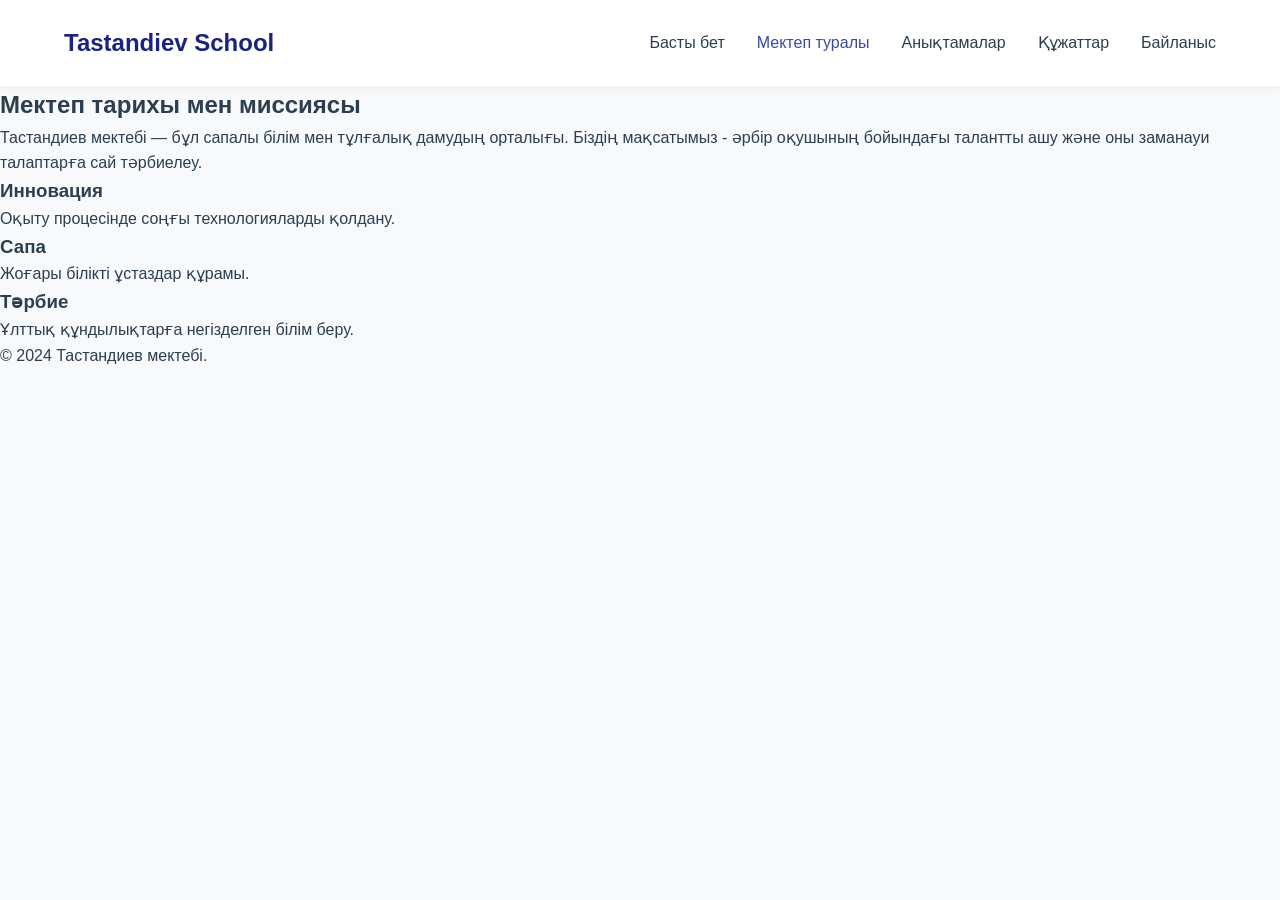
<file: about.html>
<!DOCTYPE html>

<html lang="kk">

<head>

    <meta charset="UTF-8">

    <meta name="viewport" content="width=device-width, initial-scale=1.0">

    <title>Мектеп туралы - Tastandiev School</title>

    <link rel="stylesheet" href="style.css">

</head>

<body>

    <header>

        <nav class="navbar">

            <div class="logo">Tastandiev School</div>

            <ul class="nav-links">

                <li><a href="index.html">Басты бет</a></li>

                <li><a href="about.html" class="active">Мектеп туралы</a></li>

                <li><a href="info.html">Анықтамалар</a></li>

                <li><a href="documents.html">Құжаттар</a></li>

                <li><a href="contact.html">Байланыс</a></li>

            </ul>

        </nav>

    </header>

    <main class="container">

        <section class="content-block">

            <h1>Мектеп тарихы мен миссиясы</h1>

            <p>Тастандиев мектебі — бұл сапалы білім мен тұлғалық дамудың орталығы. Біздің мақсатымыз - әрбір оқушының бойындағы талантты ашу және оны заманауи талаптарға сай тәрбиелеу.</p>

            <div class="values-grid">

                <div class="value-card">

                    <h3>Инновация</h3>

                    <p>Оқыту процесінде соңғы технологияларды қолдану.</p>

                </div>

                <div class="value-card">

                    <h3>Сапа</h3>

                    <p>Жоғары білікті ұстаздар құрамы.</p>

                </div>

                <div class="value-card">

                    <h3>Тәрбие</h3>

                    <p>Ұлттық құндылықтарға негізделген білім беру.</p>

                </div>

            </div>

        </section>

    </main>

    <footer>

        <p>&copy; 2024 Тастандиев мектебі.</p>

    </footer>

</body>

</html>
</file>
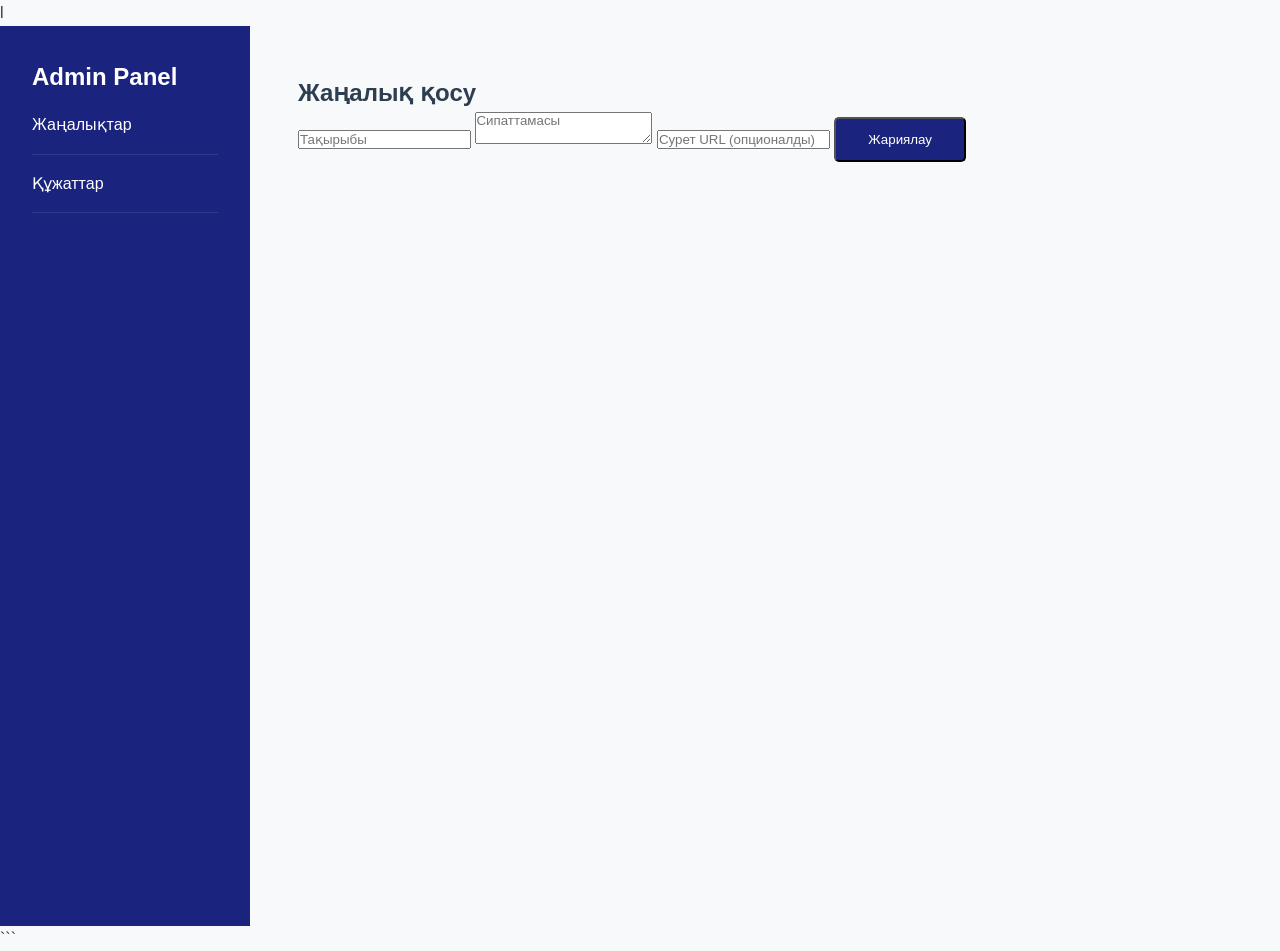
<file: admin.html>
l<!DOCTYPE html><html lang="kk">
<head>
    <meta charset="UTF-8">
    <meta name="viewport" content="width=device-width, initial-scale=1.0">
    <title>Админ панель - Tastandiev School</title>
    <link rel="stylesheet" href="style.css">
</head>
<body class="admin-body">
    <div class="admin-wrapper">
        <aside class="admin-sidebar">
            <h2>Admin Panel</h2>
            <ul>
                <li onclick="showTab('news-tab')">Жаңалықтар</li>
                <li onclick="showTab('docs-tab')">Құжаттар</li>
            </ul>
        </aside>    <main class="admin-main">

        <div id="news-tab" class="tab-content">

            <h2>Жаңалық қосу</h2>

            <form id="news-form">

                <input type="text" id="news-title" placeholder="Тақырыбы" required>

                <textarea id="news-desc" placeholder="Сипаттамасы" required></textarea>

                <input type="text" id="news-img" placeholder="Сурет URL (опционалды)">

                <button type="button" onclick="saveNews()" class="btn primary">Жариялау</button>

            </form>

        </div>

        <div id="docs-tab" class="tab-content" style="display:none;">

            <h2>Құжат қосу</h2>

            <form id="docs-form">

                <input type="text" id="doc-name" placeholder="Құжат атауы" required>

                <input type="text" id="doc-url" placeholder="PDF URL" required>

                <button type="button" onclick="saveDoc()" class="btn primary">Қосу</button>

            </form>

        </div>

    </main>

</div>

<script src="script.js"></script>

</body>
</html>
```
</file>
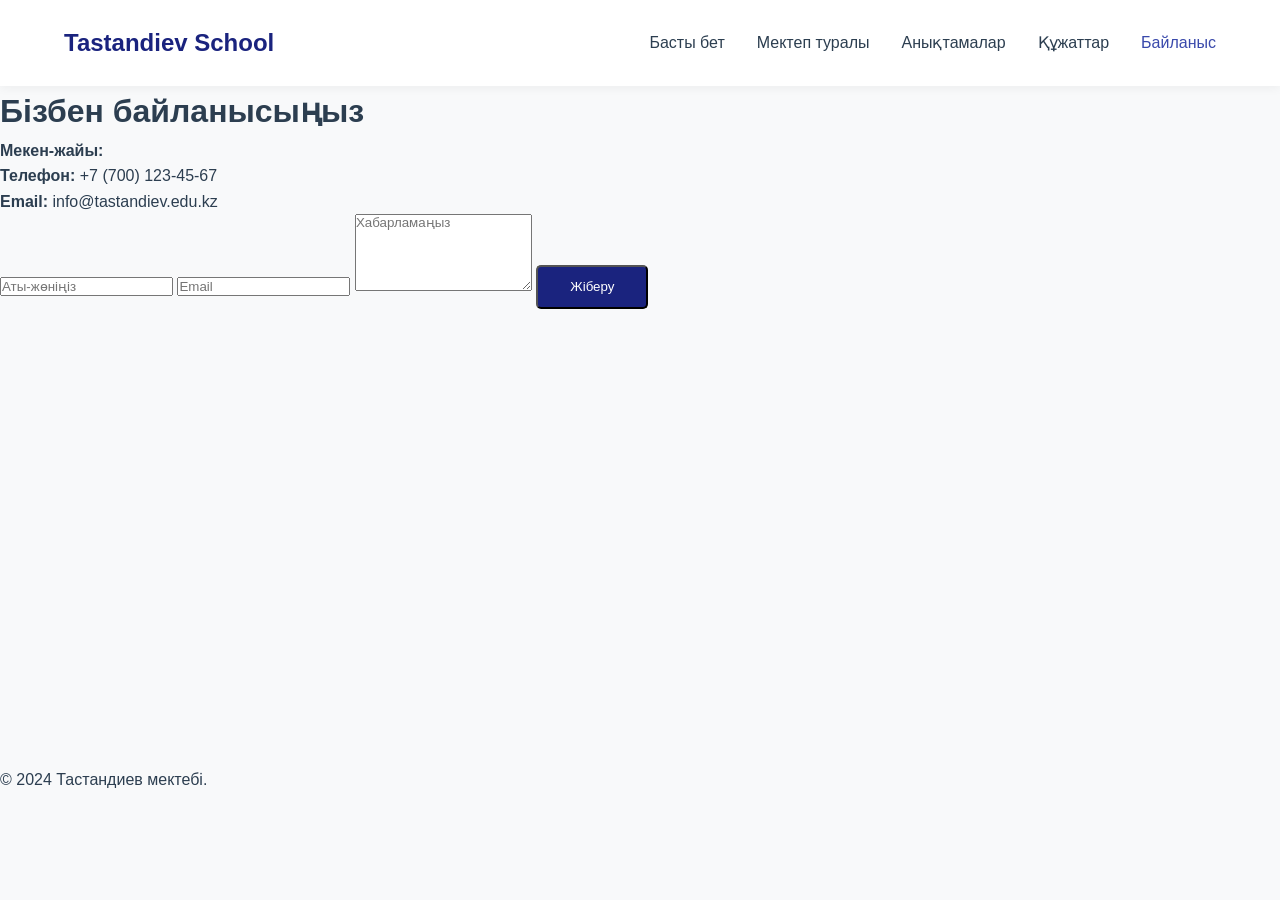
<file: contact.html>
<!DOCTYPE html>

<html lang="kk">

<head>

    <meta charset="UTF-8">

    <meta name="viewport" content="width=device-width, initial-scale=1.0">

    <title>Байланыс - Tastandiev School</title>

    <link rel="stylesheet" href="style.css">

</head>

<body>

    <header>

        <nav class="navbar">

            <div class="logo">Tastandiev School</div>

            <ul class="nav-links">

                <li><a href="index.html">Басты бет</a></li>

                <li><a href="about.html">Мектеп туралы</a></li>

                <li><a href="info.html">Анықтамалар</a></li>

                <li><a href="documents.html">Құжаттар</a></li>

                <li><a href="contact.html" class="active">Байланыс</a></li>

            </ul>

        </nav>

    </header>

    <main class="container contact-page">

        <div class="contact-info">

            <h1>Бізбен байланысыңыз</h1>

            <p><strong>Мекен-жайы:</strong> <span type="placeholder" placeholder-type="place"></span></p>

            <p><strong>Телефон:</strong> +7 (700) 123-45-67</p>

            <p><strong>Email:</strong> info@tastandiev.edu.kz</p>

            

            <form id="contact-form">

                <input type="text" placeholder="Аты-жөніңіз" required>

                <input type="email" placeholder="Email" required>

                <textarea placeholder="Хабарламаңыз" rows="5" required></textarea>

                <button type="submit" class="btn primary">Жіберу</button>

            </form>

        </div>

        <div class="map-container">

            <iframe src="https://www.google.com/maps/embed?pb=!1m18!1m12!1m3!1d2906.7753331!2d76.9454!3d43.2389!2m3!1f0!2f0!3f0!3m2!1i1024!2i768!4f13.1!3m3!1m2!1s0x0%3A0x0!2zNDPCsDE0JzIwLjAiTiA3NsKwNTYnNDMuNCJF!5e0!3m2!1sen!2skz!4v1620000000000" width="100%" height="450" style="border:0;" allowfullscreen="" loading="lazy"></iframe>

        </div>

    </main>

    <footer>

        <p>&copy; 2024 Тастандиев мектебі.</p>

    </footer>

</body>

</html>
</file>
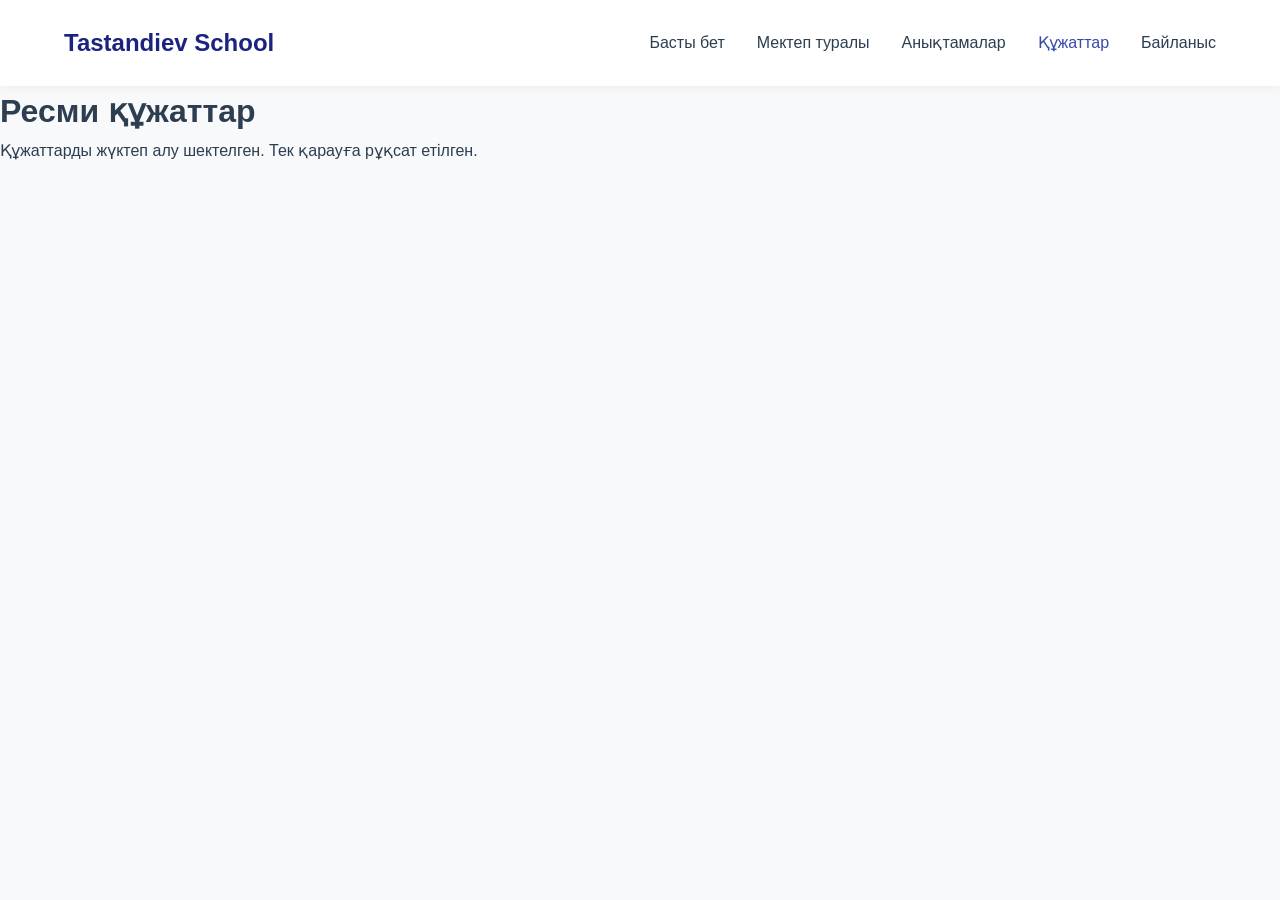
<file: documents.html>
<!DOCTYPE html>

<html lang="kk">

<head>

    <meta charset="UTF-8">

    <meta name="viewport" content="width=device-width, initial-scale=1.0">

    <title>Құжаттар - Tastandiev School</title>

    <link rel="stylesheet" href="style.css">

</head>

<body oncontextmenu="return false;"> <!-- Basic Download Protection -->

    <header>

        <nav class="navbar">

            <div class="logo">Tastandiev School</div>

            <ul class="nav-links">

                <li><a href="index.html">Басты бет</a></li>

                <li><a href="about.html">Мектеп туралы</a></li>

                <li><a href="info.html">Анықтамалар</a></li>

                <li><a href="documents.html" class="active">Құжаттар</a></li>

                <li><a href="contact.html">Байланыс</a></li>

            </ul>

        </nav>

    </header>

    <main class="container">

        <h1>Ресми құжаттар</h1>

        <p class="warning">Құжаттарды жүктеп алу шектелген. Тек қарауға рұқсат етілген.</p>

        

        <div id="document-list" class="doc-grid">

            <!-- Dynamic Document Cards -->

        </div>

        <div id="doc-viewer-overlay" class="overlay" style="display:none;">

            <div class="viewer-content">

                <span class="close-btn" onclick="closeViewer()">&times;</span>

                <iframe id="pdf-frame" src="" frameborder="0"></iframe>

                <div class="watermark">Tastandiev School - Internal Use Only</div>

            </div>

        </div>

    </main>

    <script src="script.js"></script>

</body>

</html>
</file>
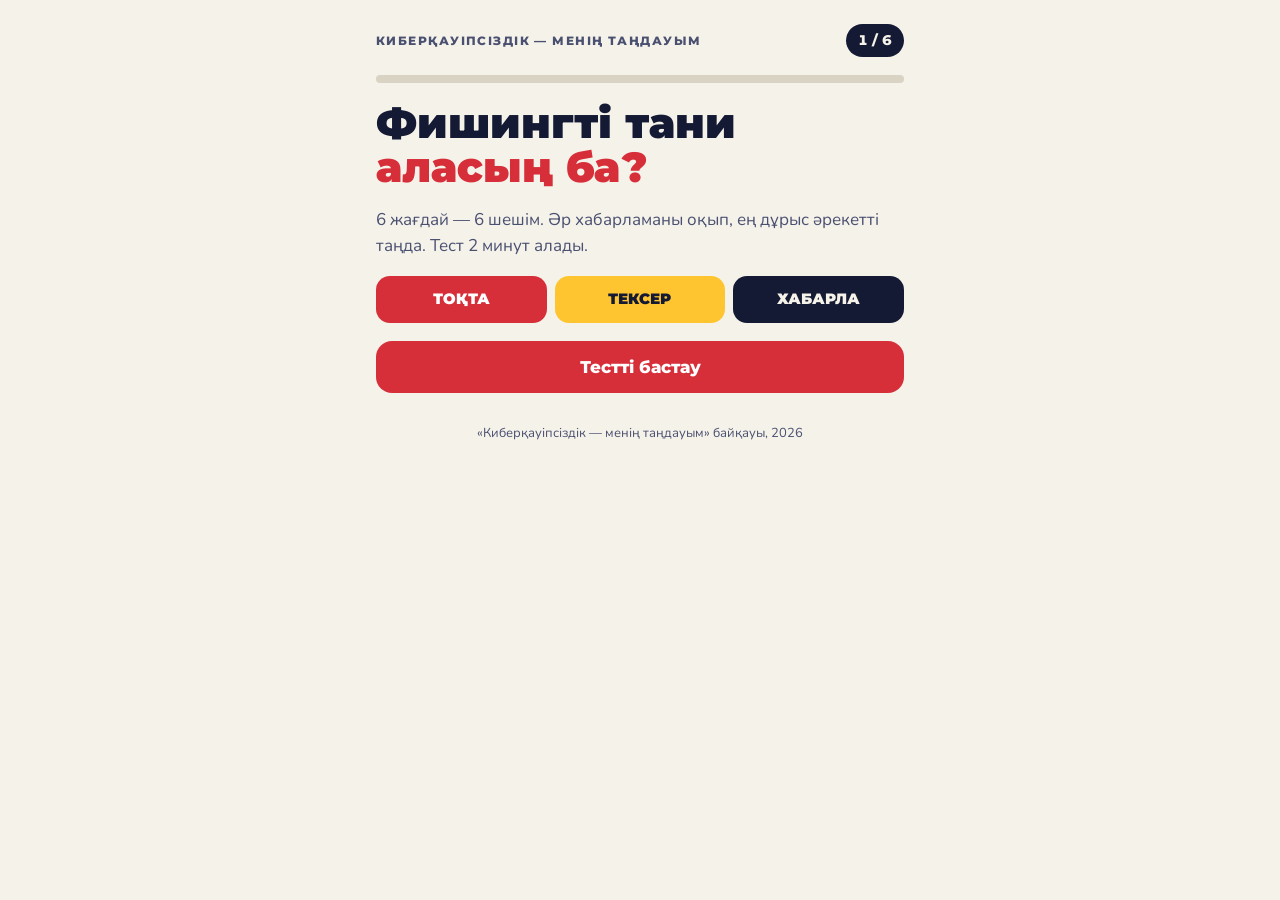
<file: fishing-test.html>
<!doctype html>
<html lang="kk">
<head>
<meta charset="utf-8">
<meta name="viewport" content="width=device-width,initial-scale=1">
<style>body{margin:0}</style>
</head>
<body>
<title>Фишингті тани аласың ба?</title>
<meta name="claude:viewport-fit-sides" content="cover">
<link rel="preconnect" href="https://fonts.googleapis.com">
<link rel="stylesheet" href="https://fonts.googleapis.com/css2?family=Montserrat:wght@700;800;900&family=Nunito:wght@500;600;700;800&display=swap">
<style>
/* Layout: one narrow phone-first column; each question is an incoming SMS followed by answer buttons */
:root{
  --bg:#F5F2EA; --surface:#FFFFFF; --ink:#141A33; --muted:#4A5070;
  --accent:#D62F3A; --accent-ink:#FFFFFF; --signal:#FFC531; --signal-ink:#141A33;
  --good:#177A4F; --good-bg:#DDF1E6; --bad:#C42532; --bad-bg:#FBE3E4;
  --bubble:#E9ECF2; --line:#D9D3C4;
  --display:"Montserrat",system-ui,sans-serif; --body:"Nunito",system-ui,sans-serif;
}
@media (prefers-color-scheme:dark){:root:not([data-theme="light"]){
  --bg:#0F1326; --surface:#1A2040; --ink:#F2F0EA; --muted:#B7BCD3;
  --accent:#FF5A63; --accent-ink:#1A0508; --signal:#FFC531; --signal-ink:#141A33;
  --good:#6FD8A0; --good-bg:#16352A; --bad:#FF7A82; --bad-bg:#3A1A22;
  --bubble:#252C52; --line:#2E365A; color-scheme:dark}}
:root[data-theme="dark"]{
  --bg:#0F1326; --surface:#1A2040; --ink:#F2F0EA; --muted:#B7BCD3;
  --accent:#FF5A63; --accent-ink:#1A0508; --signal:#FFC531; --signal-ink:#141A33;
  --good:#6FD8A0; --good-bg:#16352A; --bad:#FF7A82; --bad-bg:#3A1A22;
  --bubble:#252C52; --line:#2E365A; color-scheme:dark}
*{box-sizing:border-box}
body{background:var(--bg);color:var(--ink);font-family:var(--body);font-size:17px;line-height:1.5}
.wrap{max-width:560px;margin:0 auto;padding-block:24px 40px;padding-left:max(16px,env(safe-area-inset-left,0px));padding-right:max(16px,env(safe-area-inset-right,0px));display:flex;flex-direction:column;gap:18px}
.top{display:flex;justify-content:space-between;align-items:center;gap:12px}
.tag{font-family:var(--display);font-weight:800;font-size:12px;letter-spacing:.12em;color:var(--muted)}
.count{font-family:var(--display);font-weight:800;font-size:14px;background:var(--ink);color:var(--bg);padding:6px 12px;border-radius:999px;font-variant-numeric:tabular-nums}
.progress{height:8px;background:var(--line);border-radius:4px;overflow:hidden}
.progress span{display:block;height:100%;background:var(--accent);transition:width .3s}
h1{font-family:var(--display);font-weight:900;font-size:clamp(30px,8vw,42px);line-height:1.05;margin:0;text-wrap:balance}
h1 em{font-style:normal;color:var(--accent)}
.lead{margin:0;color:var(--muted)}
.phone{background:var(--surface);border-radius:24px;padding:16px;display:flex;flex-direction:column;gap:10px}
.sender{display:flex;align-items:center;gap:10px;padding-bottom:10px;border-bottom:1px solid var(--line)}
.ava{width:36px;height:36px;border-radius:50%;background:var(--muted);color:var(--surface);display:flex;align-items:center;justify-content:center;font-weight:800}
.sender b{display:block;font-size:15px}
.sender small{font-size:12px;color:var(--muted)}
.bubble{background:var(--bubble);border-radius:18px 18px 18px 6px;padding:12px 14px;font-size:16px;overflow-wrap:anywhere}
.bubble .link{color:#3B6FE0;text-decoration:underline}
:root[data-theme="dark"] .bubble .link{color:#8FB0FF}
@media (prefers-color-scheme:dark){:root:not([data-theme="light"]) .bubble .link{color:#8FB0FF}}
.q{font-family:var(--display);font-weight:800;font-size:21px;line-height:1.25;margin:0;text-wrap:balance}
.opts{display:flex;flex-direction:column;gap:10px}
.opt{font:inherit;font-weight:700;text-align:left;width:100%;min-height:52px;padding:14px 16px;border-radius:16px;border:2px solid var(--ink);background:var(--surface);color:var(--ink);cursor:pointer;display:flex;gap:12px;align-items:flex-start}
.opt:hover:not(:disabled){background:var(--bubble)}
.opt:focus-visible,.btn:focus-visible{outline:3px solid var(--signal);outline-offset:2px}
.opt .key{flex-shrink:0;width:26px;height:26px;border-radius:50%;background:var(--ink);color:var(--bg);display:flex;align-items:center;justify-content:center;font-size:14px;font-family:var(--display)}
.opt:disabled{cursor:default}
.opt.right{border-color:var(--good);background:var(--good-bg)}
.opt.right .key{background:var(--good);color:var(--surface)}
.opt.wrong{border-color:var(--bad);background:var(--bad-bg)}
.opt.wrong .key{background:var(--bad);color:var(--surface)}
.opt.dim{opacity:.55}
.explain{border-radius:16px;padding:14px 16px;background:var(--surface);border:2px solid var(--line)}
.explain b{font-family:var(--display);display:block;margin-bottom:4px}
.explain.ok b{color:var(--good)} .explain.no b{color:var(--bad)}
.btn{font-family:var(--display);font-weight:800;font-size:17px;min-height:52px;padding:14px 20px;border-radius:16px;border:0;background:var(--accent);color:var(--accent-ink);cursor:pointer;width:100%}
.btn.alt{background:var(--ink);color:var(--bg)}
.score{font-family:var(--display);font-weight:900;font-size:88px;line-height:1;color:var(--accent);font-variant-numeric:tabular-nums}
.score small{font-size:36px;color:var(--muted)}
.steps{display:grid;grid-template-columns:repeat(3,minmax(0,1fr));gap:8px}
.step{border-radius:14px;padding:12px 10px;font-family:var(--display);font-weight:900;font-size:15px;text-align:center}
.s1{background:var(--accent);color:var(--accent-ink)} .s2{background:var(--signal);color:var(--signal-ink)} .s3{background:var(--ink);color:var(--bg)}
.foot{font-size:13px;color:var(--muted);text-align:center}
@media (prefers-reduced-motion:reduce){.progress span{transition:none}}
</style>

<main class="wrap" id="app" aria-live="polite"></main>

<script>
const Q = [
  {from:"BONUS-KZ", sub:"SMS", msg:'Құттықтаймыз! Сіз 500 000 ₸ ұтып алдыңыз! Жүлдені 10 минут ішінде алыңыз: <span class="link">bonus-kz.sylyq-top.ru</span>',
   q:"Сен ешқандай ұтысқа қатыспағансың. Не істейсің?",
   o:["Сілтемеге өтіп, жүлдені аламын","Хабарламаны жойып, нөмірді бұғаттаймын","Досыма жіберіп, ол да ұтып алсын деймін"], a:1,
   e:"Қатыспаған ұтыста жеңу мүмкін емес. «10 минут» деп асықтыру мен бөтен сілтеме — фишингтің айқын белгілері."},
  {from:"eGov", sub:"SMS", msg:'Құрметті азамат! Сіздің жеке шотыңыз бұғатталды. Растау үшін өтіңіз: <span class="link">egov-kz-portal.online</span>',
   q:"Бұл сілтеменің несі күдікті?",
   o:["Ештеңесі, мемлекеттік сайт қой","Ресми сайт — egov.kz, ал мұнда мекенжай бұрмаланған","Тек ағылшынша жазылғаны"], a:1,
   e:"Алаяқтар ресми атауға сызықша, артық сөз немесе басқа домен (.online, .top) қосады. Ресми сайтты сілтеме арқылы емес, өзің тауып аш."},
  {from:"+7 7XX XXX XX XX", sub:"Қоңырау", msg:"Сәлеметсіз бе, мен банктің қауіпсіздік қызметіненмін. Картаңыздан біреу ақша алғысы келеді. Қазір SMS-код келеді, соны айтыңыз.",
   q:"Ең дұрыс әрекет қайсы?",
   o:["Кодты айтамын, банк қызметкері ғой","Ешнәрсе айтпай, телефонды қоямын да, ата-анама айтамын","Тек кодтың жартысын айтамын"], a:1,
   e:"Банк ешқашан SMS-кодты сұрамайды. Код — ақшаңның кілті. Күмәнің болса, банктің ресми нөміріне өзің хабарлас."},
  {from:"Әли (досың)", sub:"Мессенджер", msg:"Сәлем! Маған шұғыл 5 000 ₸ керек, кешке қайтарамын. Мына картаға аударшы, тек ешкімге айтпа!",
   q:"Досыңның аккаунтынан осындай хабарлама келді. Не істейсің?",
   o:["Бірден аударамын, дос қой","Досыма басқа жолмен қоңырау шалып, тексеремін","Картаның нөмірін басқа достарыма таратамын"], a:1,
   e:"Аккаунт бұзылған болуы мүмкін. «Ешкімге айтпа» және «шұғыл» деген сөздер — қауіп белгісі. Досыңа тікелей қоңырау шал."},
  {from:"Game Rewards", sub:"Жарнама", msg:'Тегін 10 000 алмаз! Тек ойындағы логин мен құпия сөзіңді енгіз: <span class="link">free-almaz-gift.top</span>',
   q:"Бұл ұсыныс туралы не айтасың?",
   o:["Бұл фишинг: аккаунтымды ұрлау үшін құпия сөзді сұрап тұр","Нағыз акция, тез енгізу керек","Құпия сөзді емес, тек логинді енгізсем болады"], a:0,
   e:"Ешбір ойын сыйлық үшін құпия сөзді бөгде сайтқа енгізуді сұрамайды. Тегін сыйлық — ең жиі кездесетін тұзақ."},
  {from:"Сен", sub:"Жағдай", msg:"Абайсызда күмәнді сілтемені ашып, сол сайтқа әлеуметтік желідегі құпия сөзімді енгізіп қойдым…",
   q:"Енді не істеу керек?",
   o:["Ештеңе, бәлкім, бәрі жақсы болады","Ұялғаннан ешкімге айтпаймын","Құпия сөзді дереу ауыстырып, 2FA қосып, ересектерге айтамын"], a:2,
   e:"Қателік болды — бұл қалыпты жағдай. Ең бастысы — тез әрекет ету: құпия сөзді ауыстыр, 2FA қос, ата-анаңа не мұғаліміңе айт."}
];
const app = document.getElementById('app');
let i = 0, score = 0, picked = null;
const esc = s => s;
function header(){
  return `<div class="top"><span class="tag">КИБЕРҚАУІПСІЗДІК — МЕНІҢ ТАҢДАУЫМ</span>${i<Q.length?`<span class="count">${i+1} / ${Q.length}</span>`:''}</div>
  <div class="progress" aria-hidden="true"><span style="width:${(Math.min(i+(picked!==null?1:0),Q.length)/Q.length)*100}%"></span></div>`;
}
function start(){
  app.innerHTML = `${header()}
  <h1>Фишингті тани <em>аласың ба?</em></h1>
  <p class="lead">6 жағдай — 6 шешім. Әр хабарламаны оқып, ең дұрыс әрекетті таңда. Тест 2 минут алады.</p>
  <div class="steps"><div class="step s1">ТОҚТА</div><div class="step s2">ТЕКСЕР</div><div class="step s3">ХАБАРЛА</div></div>
  <button class="btn" id="go">Тестті бастау</button>
  <p class="foot">«Киберқауіпсіздік — менің таңдауым» байқауы, 2026</p>`;
  document.getElementById('go').onclick = () => { i=0; score=0; picked=null; render(); };
}
function render(){
  if(i>=Q.length) return result();
  const it = Q[i];
  app.innerHTML = `${header()}
  <div class="phone">
    <div class="sender"><span class="ava" aria-hidden="true">${it.from[0]}</span><div><b>${it.from}</b><small>${it.sub}</small></div></div>
    <div class="bubble">${it.msg}</div>
  </div>
  <p class="q">${it.q}</p>
  <div class="opts">${it.o.map((t,k)=>{
    let cls='opt';
    if(picked!==null){ if(k===it.a) cls+=' right'; else if(k===picked) cls+=' wrong'; else cls+=' dim'; }
    return `<button class="${cls}" id="opt-${k}" data-k="${k}" ${picked!==null?'disabled':''}><span class="key">${'АБВ'[k]}</span><span>${t}</span></button>`;
  }).join('')}</div>
  ${picked!==null?`<div class="explain ${picked===it.a?'ok':'no'}"><b>${picked===it.a?'Дұрыс!':'Қате.'}</b>${it.e}</div>
  <button class="btn ${i===Q.length-1?'':'alt'}" id="next">${i===Q.length-1?'Нәтижені көру':'Келесі сұрақ'}</button>`:''}`;
  app.querySelectorAll('.opt').forEach(b=>b.onclick=()=>{ picked=+b.dataset.k; if(picked===Q[i].a) score++; render(); const n=document.getElementById('next'); if(n) n.focus(); });
  const n=document.getElementById('next'); if(n) n.onclick=()=>{ i++; picked=null; render(); window.scrollTo(0,0); };
}
function result(){
  const msg = score===6 ? 'Керемет! Сен — нағыз киберқорғаушысың. Алаяқтар сені алдай алмайды.'
    : score>=4 ? 'Жақсы нәтиже! Бірақ кейбір тұзақтар әлі де қауіпті. Қате жауаптардың түсіндірмесін есіңе сақта.'
    : 'Абай бол! Алаяқтар сенің аңғалдығыңды пайдалануы мүмкін. Тестті қайта тапсырып, белгілерді жатта.';
  app.innerHTML = `${header()}
  <h1>Сенің <em>нәтижең</em></h1>
  <div class="score">${score}<small> / ${Q.length}</small></div>
  <p class="lead">${msg}</p>
  <div class="explain"><b>Есіңде сақта</b>Күмәнді хабарлама келсе — тоқта, сілтемені ашпа. Жіберушіні ресми дереккөзден тексер. Ата-анаңа немесе мұғаліміңе хабарла. SMS-кодты, құпия сөзді, карта деректерін ешкімге айтпа!</div>
  <div class="steps"><div class="step s1">ТОҚТА</div><div class="step s2">ТЕКСЕР</div><div class="step s3">ХАБАРЛА</div></div>
  <button class="btn" id="again">Қайта тапсыру</button>`;
  document.getElementById('again').onclick=()=>{ i=0; score=0; picked=null; render(); window.scrollTo(0,0); };
}
start();
</script>

</body>
</html>
</file>
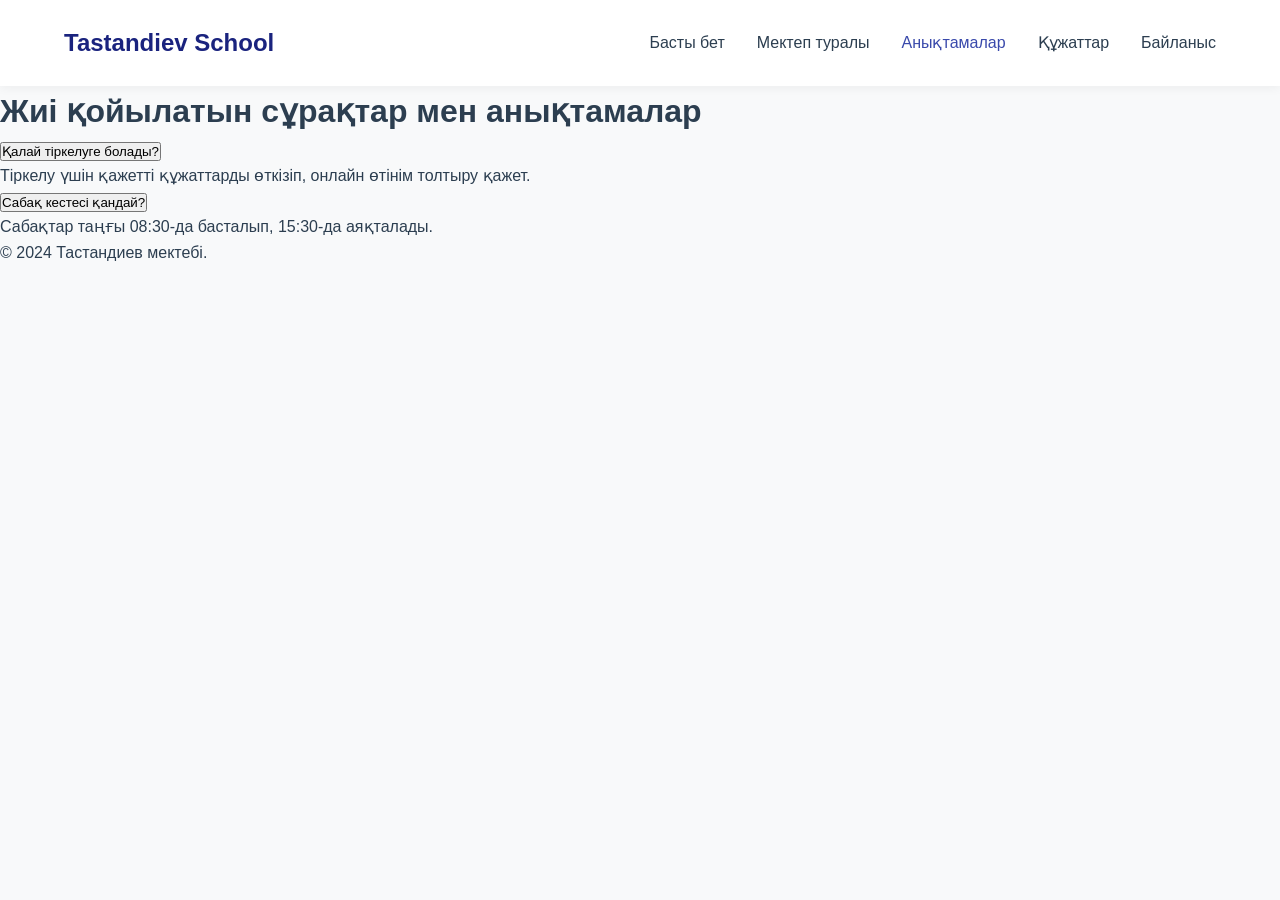
<file: info.html>
<!DOCTYPE html>

<html lang="kk">

<head>

    <meta charset="UTF-8">

    <meta name="viewport" content="width=device-width, initial-scale=1.0">

    <title>Анықтамалар - Tastandiev School</title>

    <link rel="stylesheet" href="style.css">

</head>

<body>

    <header>

        <nav class="navbar">

            <div class="logo">Tastandiev School</div>

            <ul class="nav-links">

                <li><a href="index.html">Басты бет</a></li>

                <li><a href="about.html">Мектеп туралы</a></li>

                <li><a href="info.html" class="active">Анықтамалар</a></li>

                <li><a href="documents.html">Құжаттар</a></li>

                <li><a href="contact.html">Байланыс</a></li>

            </ul>

        </nav>

    </header>

    <main class="container">

        <h1>Жиі қойылатын сұрақтар мен анықтамалар</h1>

        <div class="accordion">

            <div class="accordion-item">

                <button class="accordion-header">Қалай тіркелуге болады?</button>

                <div class="accordion-body">

                    <p>Тіркелу үшін қажетті құжаттарды өткізіп, онлайн өтінім толтыру қажет.</p>

                </div>

            </div>

            <div class="accordion-item">

                <button class="accordion-header">Сабақ кестесі қандай?</button>

                <div class="accordion-body">

                    <p>Сабақтар таңғы 08:30-да басталып, 15:30-да аяқталады.</p>

                </div>

            </div>

        </div>

    </main>

    <footer>

        <p>&copy; 2024 Тастандиев мектебі.</p>

    </footer>

</body>

</html>
</file>
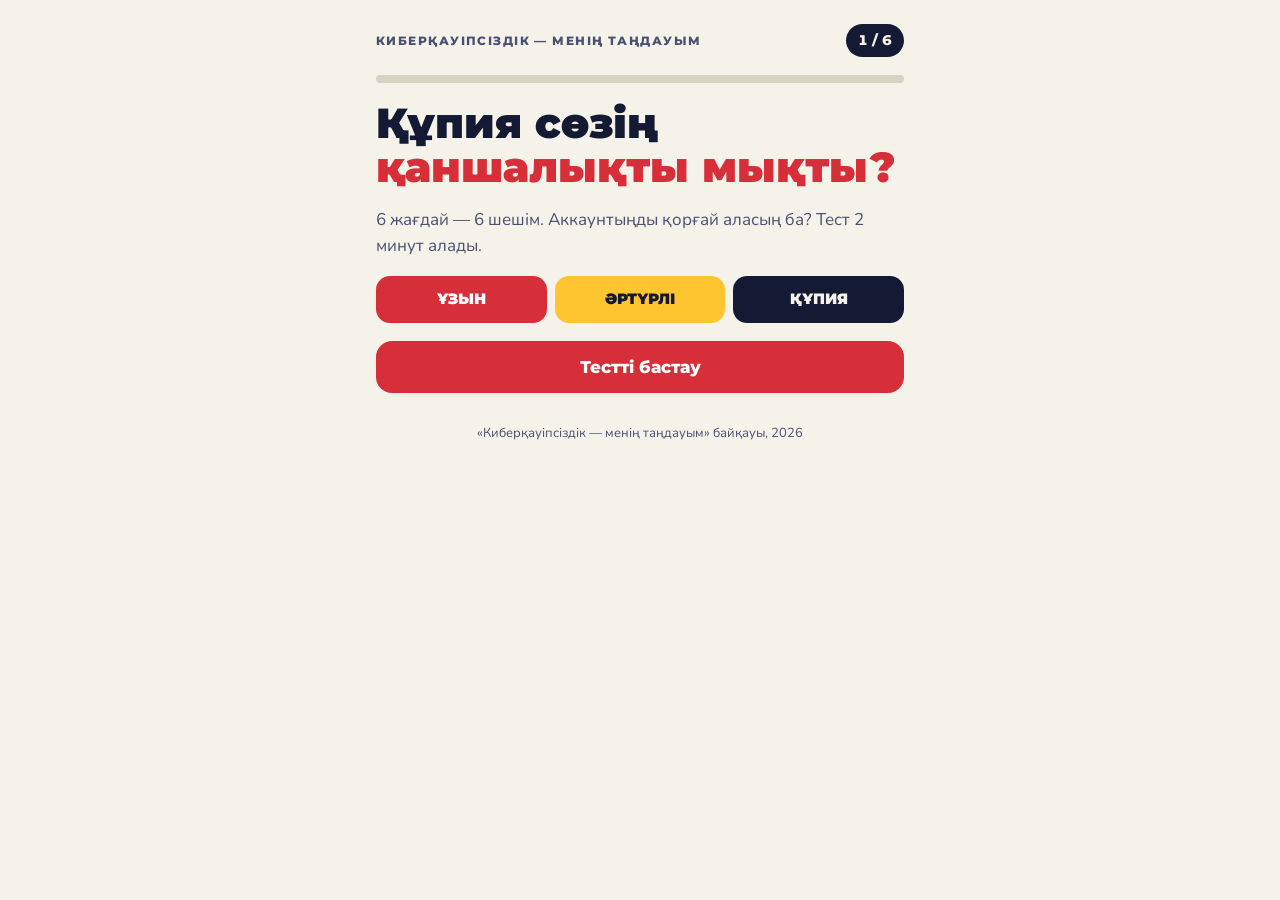
<file: password-test.html>
<!doctype html>
<html lang="kk">
<head>
<meta charset="utf-8">
<meta name="viewport" content="width=device-width,initial-scale=1">
<style>body{margin:0}</style>
</head>
<body>
<title>Құпия сөзің қаншалықты мықты?</title>
<meta name="claude:viewport-fit-sides" content="cover">
<link rel="preconnect" href="https://fonts.googleapis.com">
<link rel="stylesheet" href="https://fonts.googleapis.com/css2?family=Montserrat:wght@700;800;900&family=Nunito:wght@500;600;700;800&display=swap">
<style>
/* Layout: one narrow phone-first column; each question is an incoming SMS followed by answer buttons */
:root{
  --bg:#F5F2EA; --surface:#FFFFFF; --ink:#141A33; --muted:#4A5070;
  --accent:#D62F3A; --accent-ink:#FFFFFF; --signal:#FFC531; --signal-ink:#141A33;
  --good:#177A4F; --good-bg:#DDF1E6; --bad:#C42532; --bad-bg:#FBE3E4;
  --bubble:#E9ECF2; --line:#D9D3C4;
  --display:"Montserrat",system-ui,sans-serif; --body:"Nunito",system-ui,sans-serif;
}
@media (prefers-color-scheme:dark){:root:not([data-theme="light"]){
  --bg:#0F1326; --surface:#1A2040; --ink:#F2F0EA; --muted:#B7BCD3;
  --accent:#FF5A63; --accent-ink:#1A0508; --signal:#FFC531; --signal-ink:#141A33;
  --good:#6FD8A0; --good-bg:#16352A; --bad:#FF7A82; --bad-bg:#3A1A22;
  --bubble:#252C52; --line:#2E365A; color-scheme:dark}}
:root[data-theme="dark"]{
  --bg:#0F1326; --surface:#1A2040; --ink:#F2F0EA; --muted:#B7BCD3;
  --accent:#FF5A63; --accent-ink:#1A0508; --signal:#FFC531; --signal-ink:#141A33;
  --good:#6FD8A0; --good-bg:#16352A; --bad:#FF7A82; --bad-bg:#3A1A22;
  --bubble:#252C52; --line:#2E365A; color-scheme:dark}
*{box-sizing:border-box}
body{background:var(--bg);color:var(--ink);font-family:var(--body);font-size:17px;line-height:1.5}
.wrap{max-width:560px;margin:0 auto;padding-block:24px 40px;padding-left:max(16px,env(safe-area-inset-left,0px));padding-right:max(16px,env(safe-area-inset-right,0px));display:flex;flex-direction:column;gap:18px}
.top{display:flex;justify-content:space-between;align-items:center;gap:12px}
.tag{font-family:var(--display);font-weight:800;font-size:12px;letter-spacing:.12em;color:var(--muted)}
.count{font-family:var(--display);font-weight:800;font-size:14px;background:var(--ink);color:var(--bg);padding:6px 12px;border-radius:999px;font-variant-numeric:tabular-nums}
.progress{height:8px;background:var(--line);border-radius:4px;overflow:hidden}
.progress span{display:block;height:100%;background:var(--accent);transition:width .3s}
h1{font-family:var(--display);font-weight:900;font-size:clamp(30px,8vw,42px);line-height:1.05;margin:0;text-wrap:balance}
h1 em{font-style:normal;color:var(--accent)}
.lead{margin:0;color:var(--muted)}
.phone{background:var(--surface);border-radius:24px;padding:16px;display:flex;flex-direction:column;gap:10px}
.sender{display:flex;align-items:center;gap:10px;padding-bottom:10px;border-bottom:1px solid var(--line)}
.ava{width:36px;height:36px;border-radius:50%;background:var(--muted);color:var(--surface);display:flex;align-items:center;justify-content:center;font-weight:800}
.sender b{display:block;font-size:15px}
.sender small{font-size:12px;color:var(--muted)}
.bubble{background:var(--bubble);border-radius:18px 18px 18px 6px;padding:12px 14px;font-size:16px;overflow-wrap:anywhere}
.bubble .link{color:#3B6FE0;text-decoration:underline}
:root[data-theme="dark"] .bubble .link{color:#8FB0FF}
@media (prefers-color-scheme:dark){:root:not([data-theme="light"]) .bubble .link{color:#8FB0FF}}
.q{font-family:var(--display);font-weight:800;font-size:21px;line-height:1.25;margin:0;text-wrap:balance}
.opts{display:flex;flex-direction:column;gap:10px}
.opt{font:inherit;font-weight:700;text-align:left;width:100%;min-height:52px;padding:14px 16px;border-radius:16px;border:2px solid var(--ink);background:var(--surface);color:var(--ink);cursor:pointer;display:flex;gap:12px;align-items:flex-start}
.opt:hover:not(:disabled){background:var(--bubble)}
.opt:focus-visible,.btn:focus-visible{outline:3px solid var(--signal);outline-offset:2px}
.opt .key{flex-shrink:0;width:26px;height:26px;border-radius:50%;background:var(--ink);color:var(--bg);display:flex;align-items:center;justify-content:center;font-size:14px;font-family:var(--display)}
.opt:disabled{cursor:default}
.opt.right{border-color:var(--good);background:var(--good-bg)}
.opt.right .key{background:var(--good);color:var(--surface)}
.opt.wrong{border-color:var(--bad);background:var(--bad-bg)}
.opt.wrong .key{background:var(--bad);color:var(--surface)}
.opt.dim{opacity:.55}
.explain{border-radius:16px;padding:14px 16px;background:var(--surface);border:2px solid var(--line)}
.explain b{font-family:var(--display);display:block;margin-bottom:4px}
.explain.ok b{color:var(--good)} .explain.no b{color:var(--bad)}
.btn{font-family:var(--display);font-weight:800;font-size:17px;min-height:52px;padding:14px 20px;border-radius:16px;border:0;background:var(--accent);color:var(--accent-ink);cursor:pointer;width:100%}
.btn.alt{background:var(--ink);color:var(--bg)}
.score{font-family:var(--display);font-weight:900;font-size:88px;line-height:1;color:var(--accent);font-variant-numeric:tabular-nums}
.score small{font-size:36px;color:var(--muted)}
.steps{display:grid;grid-template-columns:repeat(3,minmax(0,1fr));gap:8px}
.step{border-radius:14px;padding:12px 10px;font-family:var(--display);font-weight:900;font-size:15px;text-align:center}
.s1{background:var(--accent);color:var(--accent-ink)} .s2{background:var(--signal);color:var(--signal-ink)} .s3{background:var(--ink);color:var(--bg)}
.foot{font-size:13px;color:var(--muted);text-align:center}
@media (prefers-reduced-motion:reduce){.progress span{transition:none}}
</style>

<main class="wrap" id="app" aria-live="polite"></main>

<script>
const Q = [
  {from:"Тапсырма", sub:"Салыстыр", msg:'Үш құпия сөз: <b>Aruzhan2010</b> · <b>qwerty123</b> · <b>Jasyl.Alma.Tereze-27!</b>',
   q:"Қайсысы ең мықты?",
   o:["Aruzhan2010 — бас әріп пен сан бар","qwerty123 — оны ешкім ойламайды","Jasyl.Alma.Tereze-27! — ұзын және кездейсоқ сөздерден тұрады"], a:2,
   e:"Есім мен туған жыл алдымен тексеріледі, ал qwerty123 — әлемдегі ең жиі қолданылатын құпия сөздердің бірі. Ұзындық пен кездейсоқтық — басты қорғаныс."},
  {from:"Жаңалық", sub:"Хабарлама", msg:"Танымал ойын сайты бұзылып, ойыншылардың құпия сөздері интернетке тарап кетті. Сенің поштаң мен әлеуметтік желіңде де дәл сол құпия сөз тұр.",
   q:"Не істейсің?",
   o:["Тек ойындағы құпия сөзді ауыстырамын","Барлық аккаунттағы құпия сөзді ауыстырып, әрқайсысына әртүрлі құпия сөз қоямын","Ештеңе істемеймін, менің аккаунтым кімге керек"], a:1,
   e:"Алаяқтар тарап кеткен құпия сөзді басқа сайттарда да тексереді. Сондықтан әр аккаунтқа — жеке құпия сөз."},
  {from:"Ерасыл (сыныптасың)", sub:"Мессенджер", msg:"Сәлем! Ойыныңның құпия сөзін бере тұршы, бүгін кешке деңгейіңді көтеріп берем 😉",
   q:"Қалай жауап бересің?",
   o:["Береміз ғой, ол менің досым","Бас тартамын: құпия сөзді ешкімге, тіпті досыма да айтпаймын","Құпия сөзді беріп, ертең ауыстырамын"], a:1,
   e:"Құпия сөзді білген адам аккаунтыңды толық басқара алады. Достар да ұрсысады, ал аккаунт бұзылуы мүмкін. Құпия сөз — тек сенікі."},
  {from:"Баптаулар", sub:"Қауіпсіздік", msg:"«Екі факторлы аутентификацияны (2FA) қосу» — Қосу / Кейінірек",
   q:"2FA деген не?",
   o:["Құпия сөзден бөлек, телефонға келетін екінші растау коды","Екі бірдей құпия сөз ойлап табу","Аккаунтқа екі адамның кіруі"], a:0,
   e:"2FA қосулы болса, құпия сөзің ұрланса да, алаяқ телефонға келген кодсыз кіре алмайды. Оны міндетті түрде қос."},
  {from:"Браузер", sub:"Мектептегі компьютер", msg:"Информатика сабағында поштаңа кірдің. Браузер сұрайды: «Құпия сөзді сақтау керек пе?»",
   q:"Не істейсің?",
   o:["«Сақтау» батырмасын басамын — келесіде оңай кіремін","«Жоқ» деп, сабақтан кейін аккаунттан шығамын","Компьютерді өшірмей кете берем"], a:1,
   e:"Бөгде немесе ортақ құрылғыда сақталған құпия сөзді келесі отырған кез келген адам пайдалана алады. Әрқашан «Шығу» батырмасын бас."},
  {from:"Сұрақ", sub:"Сақтау", msg:"Құпия сөздеріңнің бәрі әртүрлі әрі ұзын болса, оларды қалай есте сақтаған дұрыс?",
   q:"Ең қауіпсіз тәсілді таңда.",
   o:["Мониторға стикермен жапсырып қоямын","Телефондағы «Менің құпия сөздерім» деген жазбаға жазамын","Есте қалатын сөз тіркесін ойлаймын немесе құпия сөз менеджерін қолданамын"], a:2,
   e:"Стикер мен ашық жазбаны кез келген адам көре алады. Үш кездейсоқ сөзден тұратын тіркес оңай есте қалады, ал менеджер құпия сөздерді шифрлап сақтайды."}
];
const app = document.getElementById('app');
let i = 0, score = 0, picked = null;
const esc = s => s;
function header(){
  return `<div class="top"><span class="tag">КИБЕРҚАУІПСІЗДІК — МЕНІҢ ТАҢДАУЫМ</span>${i<Q.length?`<span class="count">${i+1} / ${Q.length}</span>`:''}</div>
  <div class="progress" aria-hidden="true"><span style="width:${(Math.min(i+(picked!==null?1:0),Q.length)/Q.length)*100}%"></span></div>`;
}
function start(){
  app.innerHTML = `${header()}
  <h1>Құпия сөзің <em>қаншалықты мықты?</em></h1>
  <p class="lead">6 жағдай — 6 шешім. Аккаунтыңды қорғай аласың ба? Тест 2 минут алады.</p>
  <div class="steps"><div class="step s1">ҰЗЫН</div><div class="step s2">ӘРТҮРЛІ</div><div class="step s3">ҚҰПИЯ</div></div>
  <button class="btn" id="go">Тестті бастау</button>
  <p class="foot">«Киберқауіпсіздік — менің таңдауым» байқауы, 2026</p>`;
  document.getElementById('go').onclick = () => { i=0; score=0; picked=null; render(); };
}
function render(){
  if(i>=Q.length) return result();
  const it = Q[i];
  app.innerHTML = `${header()}
  <div class="phone">
    <div class="sender"><span class="ava" aria-hidden="true">${it.from[0]}</span><div><b>${it.from}</b><small>${it.sub}</small></div></div>
    <div class="bubble">${it.msg}</div>
  </div>
  <p class="q">${it.q}</p>
  <div class="opts">${it.o.map((t,k)=>{
    let cls='opt';
    if(picked!==null){ if(k===it.a) cls+=' right'; else if(k===picked) cls+=' wrong'; else cls+=' dim'; }
    return `<button class="${cls}" id="opt-${k}" data-k="${k}" ${picked!==null?'disabled':''}><span class="key">${'АБВ'[k]}</span><span>${t}</span></button>`;
  }).join('')}</div>
  ${picked!==null?`<div class="explain ${picked===it.a?'ok':'no'}"><b>${picked===it.a?'Дұрыс!':'Қате.'}</b>${it.e}</div>
  <button class="btn ${i===Q.length-1?'':'alt'}" id="next">${i===Q.length-1?'Нәтижені көру':'Келесі сұрақ'}</button>`:''}`;
  app.querySelectorAll('.opt').forEach(b=>b.onclick=()=>{ picked=+b.dataset.k; if(picked===Q[i].a) score++; render(); const n=document.getElementById('next'); if(n) n.focus(); });
  const n=document.getElementById('next'); if(n) n.onclick=()=>{ i++; picked=null; render(); window.scrollTo(0,0); };
}
function result(){
  const msg = score===6 ? 'Керемет! Сенің аккаунттарың сенімді қорғалған.'
    : score>=4 ? 'Жақсы нәтиже! Бірақ кейбір әдеттеріңді өзгерткен жөн. Қате жауаптардың түсіндірмесін есіңе сақта.'
    : 'Абай бол! Аккаунттарың қауіпте болуы мүмкін. Бүгін-ақ құпия сөздеріңді ауыстырып, 2FA қос.';
  app.innerHTML = `${header()}
  <h1>Сенің <em>нәтижең</em></h1>
  <div class="score">${score}<small> / ${Q.length}</small></div>
  <p class="lead">${msg}</p>
  <div class="explain"><b>Есіңде сақта</b>Кемінде 12 таңба. Әр аккаунтқа — жеке құпия сөз. 2FA қос. Құпия сөзді ешкімге, тіпті ең жақын досыңа да айтпа. Бөгде құрылғыда әрқашан аккаунттан шық.</div>
  <div class="steps"><div class="step s1">ҰЗЫН</div><div class="step s2">ӘРТҮРЛІ</div><div class="step s3">ҚҰПИЯ</div></div>
  <button class="btn" id="again">Қайта тапсыру</button>`;
  document.getElementById('again').onclick=()=>{ i=0; score=0; picked=null; render(); window.scrollTo(0,0); };
}
start();
</script>

</body>
</html>
</file>
<file: style.css>
:root {

    --primary-blue: #1A237E;

    --secondary-blue: #3949AB;

    --accent-gold: #C5A059;

    --light-bg: #F8F9FA;

    --text-dark: #2C3E50;

    --white: #FFFFFF;

}

* {

    margin: 0;

    padding: 0;

    box-sizing: border-box;

    font-family: 'Inter', sans-serif;

}

body {

    background-color: var(--light-bg);

    color: var(--text-dark);

    line-height: 1.6;

}

/* Navigation */

.navbar {

    display: flex;

    justify-content: space-between;

    align-items: center;

    padding: 1.5rem 5%;

    background: var(--white);

    box-shadow: 0 2px 10px rgba(0,0,0,0.05);

}

.logo {

    font-size: 1.5rem;

    font-weight: 800;

    color: var(--primary-blue);

}

.nav-links {

    display: flex;

    list-style: none;

}

.nav-links li {

    margin-left: 2rem;

}

.nav-links a {

    text-decoration: none;

    color: var(--text-dark);

    font-weight: 500;

    transition: color 0.3s;

}

.nav-links a.active, .nav-links a:hover {

    color: var(--secondary-blue);

}

/* Hero Section */

.hero {

    display: grid;

    grid-template-columns: 1fr 1fr;

    align-items: center;

    padding: 4rem 5%;

    background: linear-gradient(135deg, #fdfbfb 0%, #ebedee 100%);

}

.hero-content h1 {

    font-size: 3rem;

    color: var(--primary-blue);

    margin-bottom: 1rem;

}

.btn {

    padding: 0.8rem 2rem;

    border-radius: 5px;

    text-decoration: none;

    display: inline-block;

    margin-right: 1rem;

    transition: transform 0.2s;

}

.primary { background: var(--primary-blue); color: var(--white); }

.secondary { border: 2px solid var(--primary-blue); color: var(--primary-blue); }

/* News Grid */

.news-grid {

    display: grid;

    grid-template-columns: repeat(auto-fit, minmax(300px, 1fr));

    gap: 2rem;

    padding: 2rem 5%;

}

.news-card {

    background: var(--white);

    border-radius: 10px;

    overflow: hidden;

    box-shadow: 0 5px 15px rgba(0,0,0,0.05);

}

.news-card img {

    width: 100%;

    height: 200px;

    object-fit: cover;

}

.news-card-content {

    padding: 1.5rem;

}

/* Document Viewer */

.overlay {

    position: fixed;

    top: 0;

    left: 0;

    width: 100%;

    height: 100%;

    background: rgba(0,0,0,0.9);

    z-index: 1000;

    display: flex;

    justify-content: center;

    align-items: center;

}

.viewer-content {

    width: 80%;

    height: 90%;

    position: relative;

    background: #fff;

}

#pdf-frame {

    width: 100%;

    height: 100%;

}

.watermark {

    position: absolute;

    top: 50%;

    left: 50%;

    transform: translate(-50%, -50%) rotate(-45deg);

    font-size: 3rem;

    opacity: 0.1;

    pointer-events: none;

    color: red;

}

/* Admin Styles */

.admin-wrapper {

    display: flex;

    min-height: 100vh;

}

.admin-sidebar {

    width: 250px;

    background: var(--primary-blue);

    color: white;

    padding: 2rem;

}

.admin-sidebar li {

    list-style: none;

    padding: 1rem 0;

    cursor: pointer;

    border-bottom: 1px solid rgba(255,255,255,0.1);

}

.admin-main {

    flex: 1;

    padding: 3rem;

}

/* Responsive */

@media (max-width: 768px) {

    .hero { grid-template-columns: 1fr; }

    .nav-links { display: none; }

}
</file>
